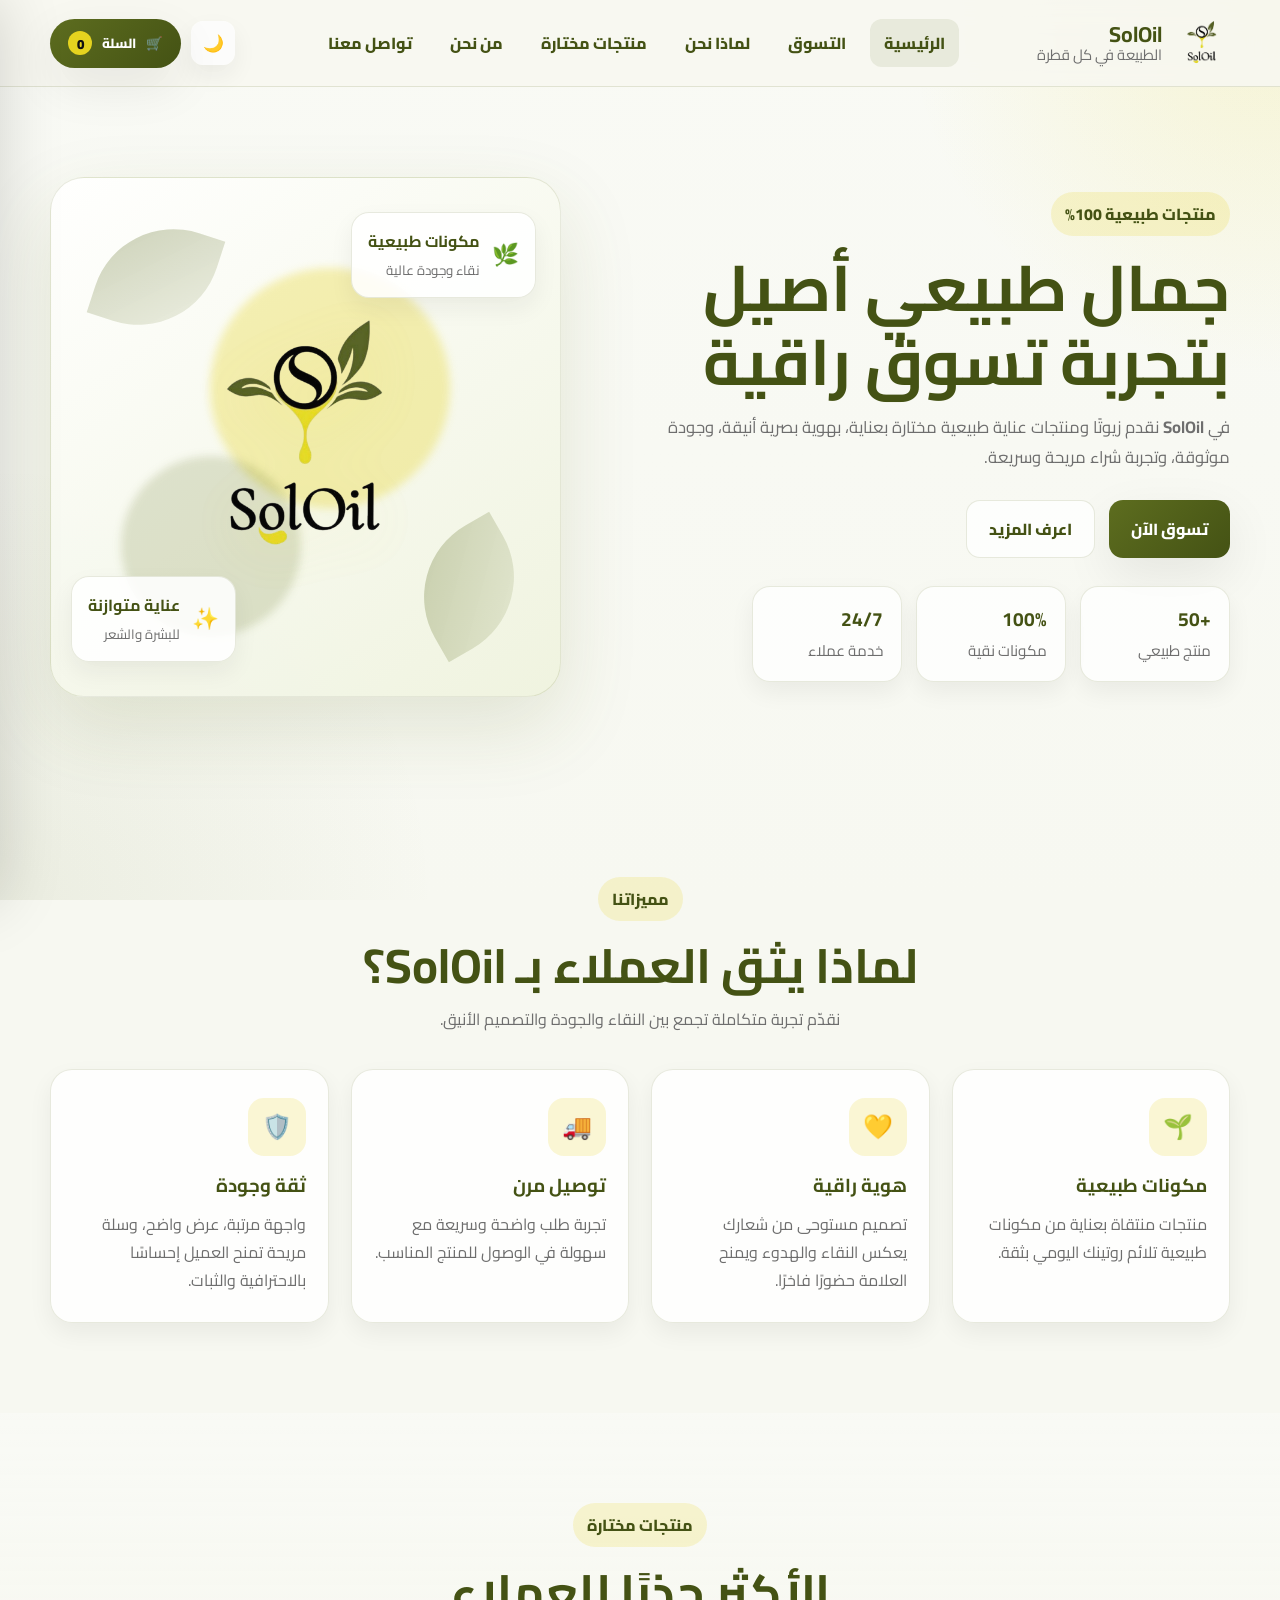
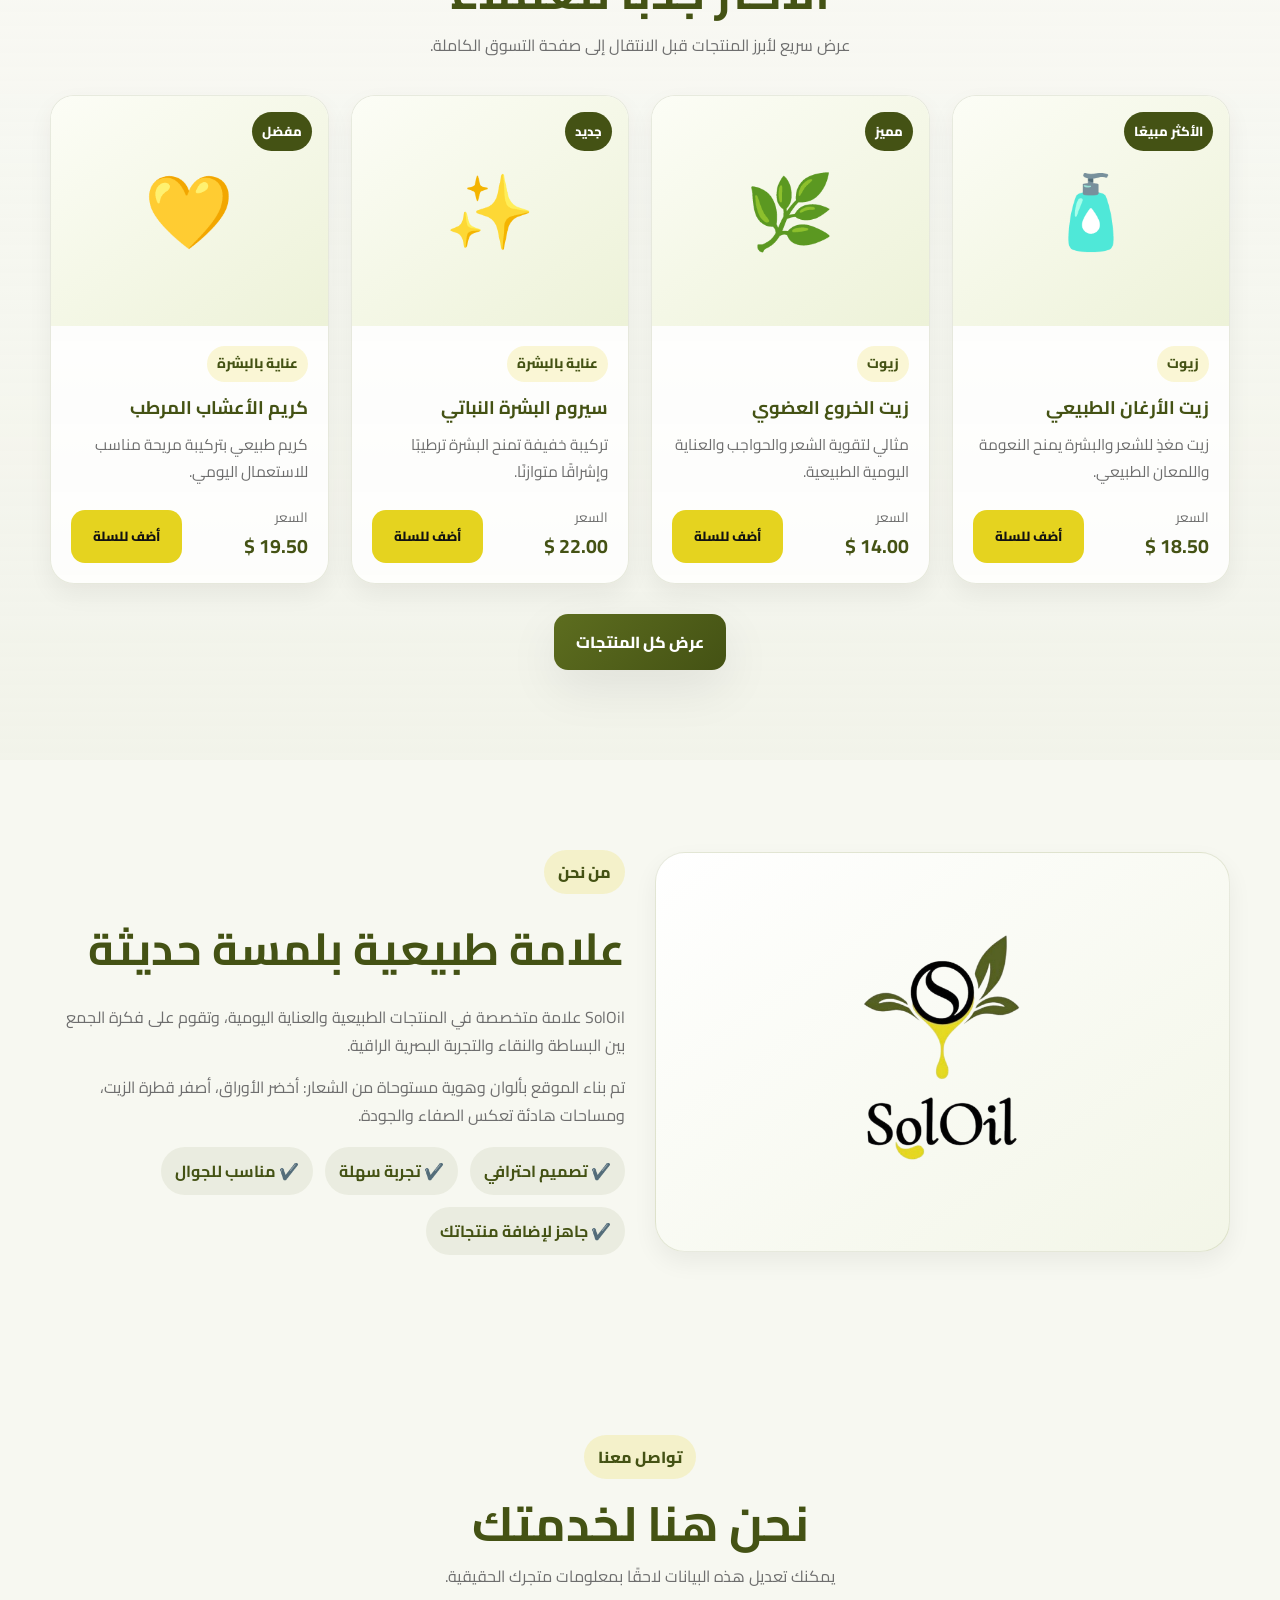
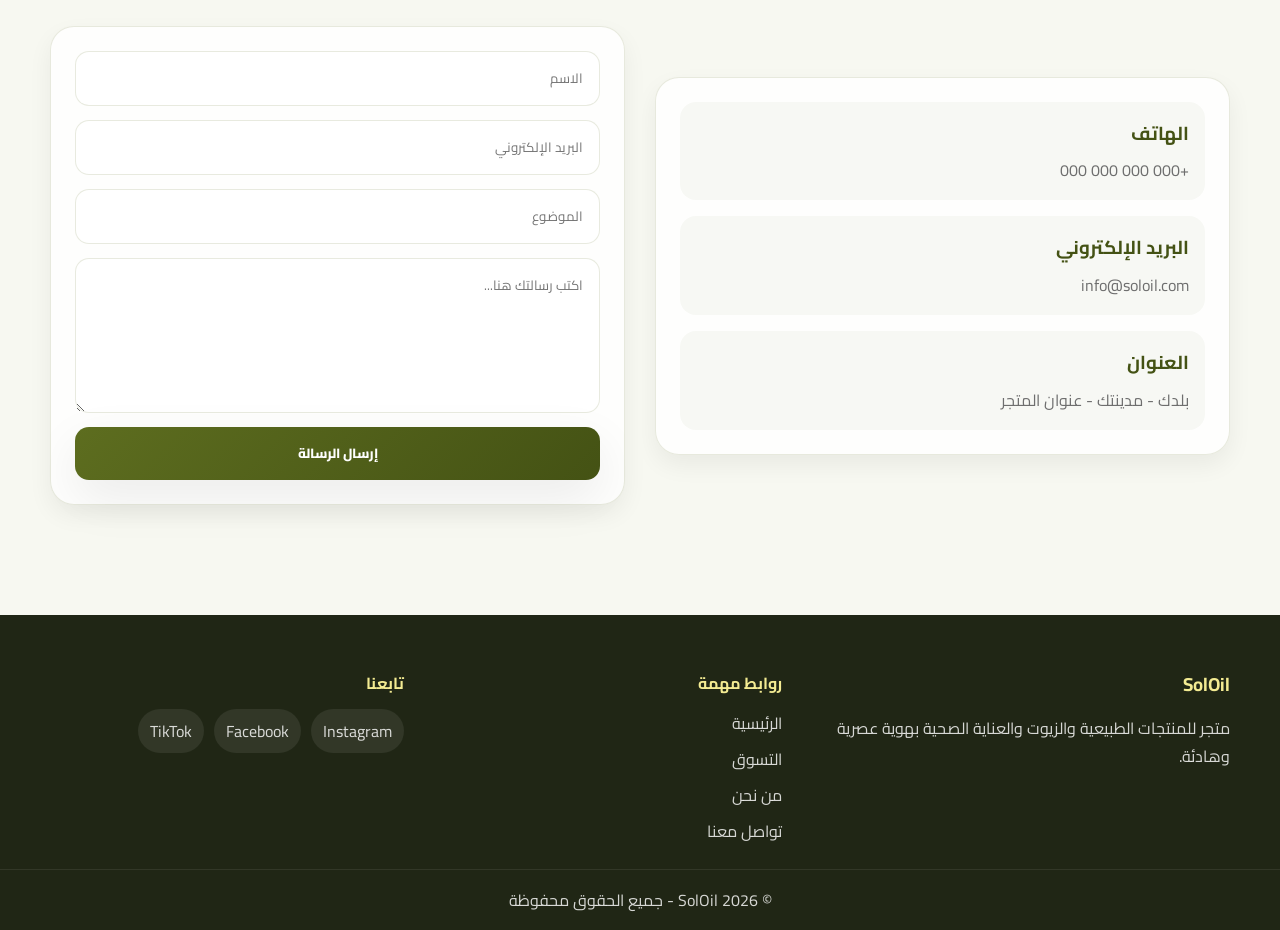
<file: soloil store/index.html>
<!DOCTYPE html>
<html lang="ar" dir="rtl">
<head>
  <meta charset="UTF-8" />
  <meta name="viewport" content="width=device-width, initial-scale=1.0" />
  <title>SolOil | منتجات طبيعية فاخرة</title>
  <meta
    name="description"
    content="متجر SolOil للمنتجات الطبيعية والزيوت العضوية والعناية بالبشرة والشعر بتصميم احترافي وتجربة تسوق مميزة."
  />
  <link rel="preconnect" href="https://fonts.googleapis.com">
  <link rel="preconnect" href="https://fonts.gstatic.com" crossorigin>
  <link
    href="https://fonts.googleapis.com/css2?family=Cairo:wght@400;600;700;800;900&display=swap"
    rel="stylesheet"
  />
  <link rel="stylesheet" href="style.css" />
</head>
<body data-page="home">
  <div class="site-bg"></div>

  <header class="header" id="siteHeader">
    <div class="container nav">
      <a href="index.html" class="brand" aria-label="SolOil">
        <img src="logo.png" alt="SolOil Logo" class="logo" />
        <div class="brand-text">
          <strong>SolOil</strong>
          <span>الطبيعة في كل قطرة</span>
        </div>
      </a>

      <nav class="nav-links" id="navLinks">
        <a href="index.html" data-nav="home">الرئيسية</a>
        <a href="shop.html" data-nav="shop">التسوق</a>
        <a href="#features">لماذا نحن</a>
        <a href="#products-preview">منتجات مختارة</a>
        <a href="#about">من نحن</a>
        <a href="#contact">تواصل معنا</a>
      </nav>

      <div class="nav-actions">
        <button class="icon-btn mobile-toggle" id="mobileToggle" aria-label="فتح القائمة">
          ☰
        </button>
        <button class="icon-btn theme-toggle" id="themeToggle" aria-label="تبديل الوضع">
            🌙
        </button>
        <button class="cart-button" id="cartButton" aria-label="فتح سلة المشتريات">
          <span>🛒</span>
          <span>السلة</span>
          <span class="cart-count" id="cartCount">0</span>
        </button>
      </div>
    </div>

    <div class="mobile-menu" id="mobileMenu">
      <a href="index.html">الرئيسية</a>
      <a href="shop.html">التسوق</a>
      <a href="#features">لماذا نحن</a>
      <a href="#products-preview">منتجات مختارة</a>
      <a href="#about">من نحن</a>
      <a href="#contact">تواصل معنا</a>
    </div>
  </header>

  <main>
    <section class="hero section">
      <div class="container hero-grid">
        <div class="hero-copy">
          <span class="eyebrow">منتجات طبيعية 100%</span>
          <h1>جمال طبيعي أصيل بتجربة تسوق راقية</h1>
          <p>
            في <strong>SolOil</strong> نقدم زيوتًا ومنتجات عناية طبيعية مختارة بعناية،
            بهوية بصرية أنيقة، وجودة موثوقة، وتجربة شراء مريحة وسريعة.
          </p>

          <div class="hero-actions">
            <a href="shop.html" class="btn btn-primary">تسوق الآن</a>
            <a href="#about" class="btn btn-secondary">اعرف المزيد</a>
          </div>

          <div class="hero-metrics">
            <div class="metric-card">
              <strong>+50</strong>
              <span>منتج طبيعي</span>
            </div>
            <div class="metric-card">
              <strong>100%</strong>
              <span>مكونات نقية</span>
            </div>
            <div class="metric-card">
              <strong>24/7</strong>
              <span>خدمة عملاء</span>
            </div>
          </div>
        </div>

        <div class="hero-visual">
          <div class="hero-showcase">
            <div class="glow glow-a"></div>
            <div class="glow glow-b"></div>
            <div class="leaf leaf-a"></div>
            <div class="leaf leaf-b"></div>
            <img src="logo.png" alt="SolOil" class="hero-logo" />
            <div class="floating-card card-a">
              <span>🌿</span>
              <div>
                <strong>مكونات طبيعية</strong>
                <small>نقاء وجودة عالية</small>
              </div>
            </div>
            <div class="floating-card card-b">
              <span>✨</span>
              <div>
                <strong>عناية متوازنة</strong>
                <small>للبشرة والشعر</small>
              </div>
            </div>
          </div>
        </div>
      </div>
    </section>

    <section class="section" id="features">
      <div class="container">
        <div class="section-heading">
          <span class="section-label">مميزاتنا</span>
          <h2>لماذا يثق العملاء بـ SolOil؟</h2>
          <p>نقدّم تجربة متكاملة تجمع بين النقاء والجودة والتصميم الأنيق.</p>
        </div>

        <div class="feature-grid">
          <article class="info-card">
            <div class="icon-wrap">🌱</div>
            <h3>مكونات طبيعية</h3>
            <p>منتجات منتقاة بعناية من مكونات طبيعية تلائم روتينك اليومي بثقة.</p>
          </article>

          <article class="info-card">
            <div class="icon-wrap">💛</div>
            <h3>هوية راقية</h3>
            <p>تصميم مستوحى من شعارك يعكس النقاء والهدوء ويمنح العلامة حضورًا فاخرًا.</p>
          </article>

          <article class="info-card">
            <div class="icon-wrap">🚚</div>
            <h3>توصيل مرن</h3>
            <p>تجربة طلب واضحة وسريعة مع سهولة في الوصول للمنتج المناسب.</p>
          </article>

          <article class="info-card">
            <div class="icon-wrap">🛡️</div>
            <h3>ثقة وجودة</h3>
            <p>واجهة مرتبة، عرض واضح، وسلة مريحة تمنح العميل إحساسًا بالاحترافية والثبات.</p>
          </article>
        </div>
      </div>
    </section>

    <section class="section section-soft" id="products-preview">
      <div class="container">
        <div class="section-heading">
          <span class="section-label">منتجات مختارة</span>
          <h2>الأكثر جذبًا للعملاء</h2>
          <p>عرض سريع لأبرز المنتجات قبل الانتقال إلى صفحة التسوق الكاملة.</p>
        </div>

        <div class="product-grid" id="featuredProducts"></div>

        <div class="center-box">
          <a href="shop.html" class="btn btn-primary">عرض كل المنتجات</a>
        </div>
      </div>
    </section>

    <section class="section" id="about">
      <div class="container about-grid">
        <div class="about-box">
          <div class="about-logo-card">
            <img src="logo.png" alt="SolOil" />
          </div>
        </div>

        <div class="about-copy">
          <span class="section-label">من نحن</span>
          <h2>علامة طبيعية بلمسة حديثة</h2>
          <p>
            SolOil علامة متخصصة في المنتجات الطبيعية والعناية اليومية، وتقوم على فكرة
            الجمع بين البساطة والنقاء والتجربة البصرية الراقية.
          </p>
          <p>
            تم بناء الموقع بألوان وهوية مستوحاة من الشعار: أخضر الأوراق، أصفر قطرة الزيت،
            ومساحات هادئة تعكس الصفاء والجودة.
          </p>
          <div class="about-list">
            <span>✔️ تصميم احترافي</span>
            <span>✔️ تجربة سهلة</span>
            <span>✔️ مناسب للجوال</span>
            <span>✔️ جاهز لإضافة منتجاتك</span>
          </div>
        </div>
      </div>
    </section>

    <section class="section" id="contact">
      <div class="container">
        <div class="section-heading">
          <span class="section-label">تواصل معنا</span>
          <h2>نحن هنا لخدمتك</h2>
          <p>يمكنك تعديل هذه البيانات لاحقًا بمعلومات متجرك الحقيقية.</p>
        </div>

        <div class="contact-grid">
          <div class="contact-panel">
            <div class="contact-item">
              <h3>الهاتف</h3>
              <p>+000 000 000 000</p>
            </div>
            <div class="contact-item">
              <h3>البريد الإلكتروني</h3>
              <p>info@soloil.com</p>
            </div>
            <div class="contact-item">
              <h3>العنوان</h3>
              <p>بلدك - مدينتك - عنوان المتجر</p>
            </div>
          </div>

          <form class="contact-form" id="contactForm">
            <input type="text" id="name" placeholder="الاسم" required />
            <input type="email" id="email" placeholder="البريد الإلكتروني" required />
            <input type="text" id="subject" placeholder="الموضوع" required />
            <textarea id="message" rows="5" placeholder="اكتب رسالتك هنا..." required></textarea>
            <button type="submit" class="btn btn-primary full-width">إرسال الرسالة</button>
          </form>
        </div>
      </div>
    </section>
  </main>

  <aside class="cart-sidebar" id="cartSidebar" aria-hidden="true">
    <div class="cart-top">
      <h3>سلة المشتريات</h3>
      <button class="icon-btn close-cart" id="closeCart" aria-label="إغلاق السلة">✕</button>
    </div>
    <div class="cart-items" id="cartItems">
      <p class="empty-message">السلة فارغة حاليًا</p>
    </div>

    <div class="cart-bottom">
      <div class="summary-row">
        <span>الإجمالي</span>
        <strong id="cartTotal">0.00 $</strong>
      </div>
      <button class="btn btn-primary full-width" id="checkoutBtn">إتمام الطلب</button>
    </div>
  </aside>

  <div class="overlay" id="overlay"></div>

  <footer class="footer">
    <div class="container footer-grid">
      <div>
        <h3>SolOil</h3>
        <p>متجر للمنتجات الطبيعية والزيوت والعناية الصحية بهوية عصرية وهادئة.</p>
      </div>

      <div>
        <h4>روابط مهمة</h4>
        <ul class="footer-links">
          <li><a href="index.html">الرئيسية</a></li>
          <li><a href="shop.html">التسوق</a></li>
          <li><a href="#about">من نحن</a></li>
          <li><a href="#contact">تواصل معنا</a></li>
        </ul>
      </div>

      <div>
        <h4>تابعنا</h4>
        <div class="social-links">
          <a href="#">Instagram</a>
          <a href="#">Facebook</a>
          <a href="#">TikTok</a>
        </div>
      </div>
    </div>

    <div class="footer-bottom">
      <p>© 2026 SolOil - جميع الحقوق محفوظة</p>
    </div>
  </footer>

  <script src="products.js"></script>
  <script src="script.js"></script>
</body>
</html>
</file>
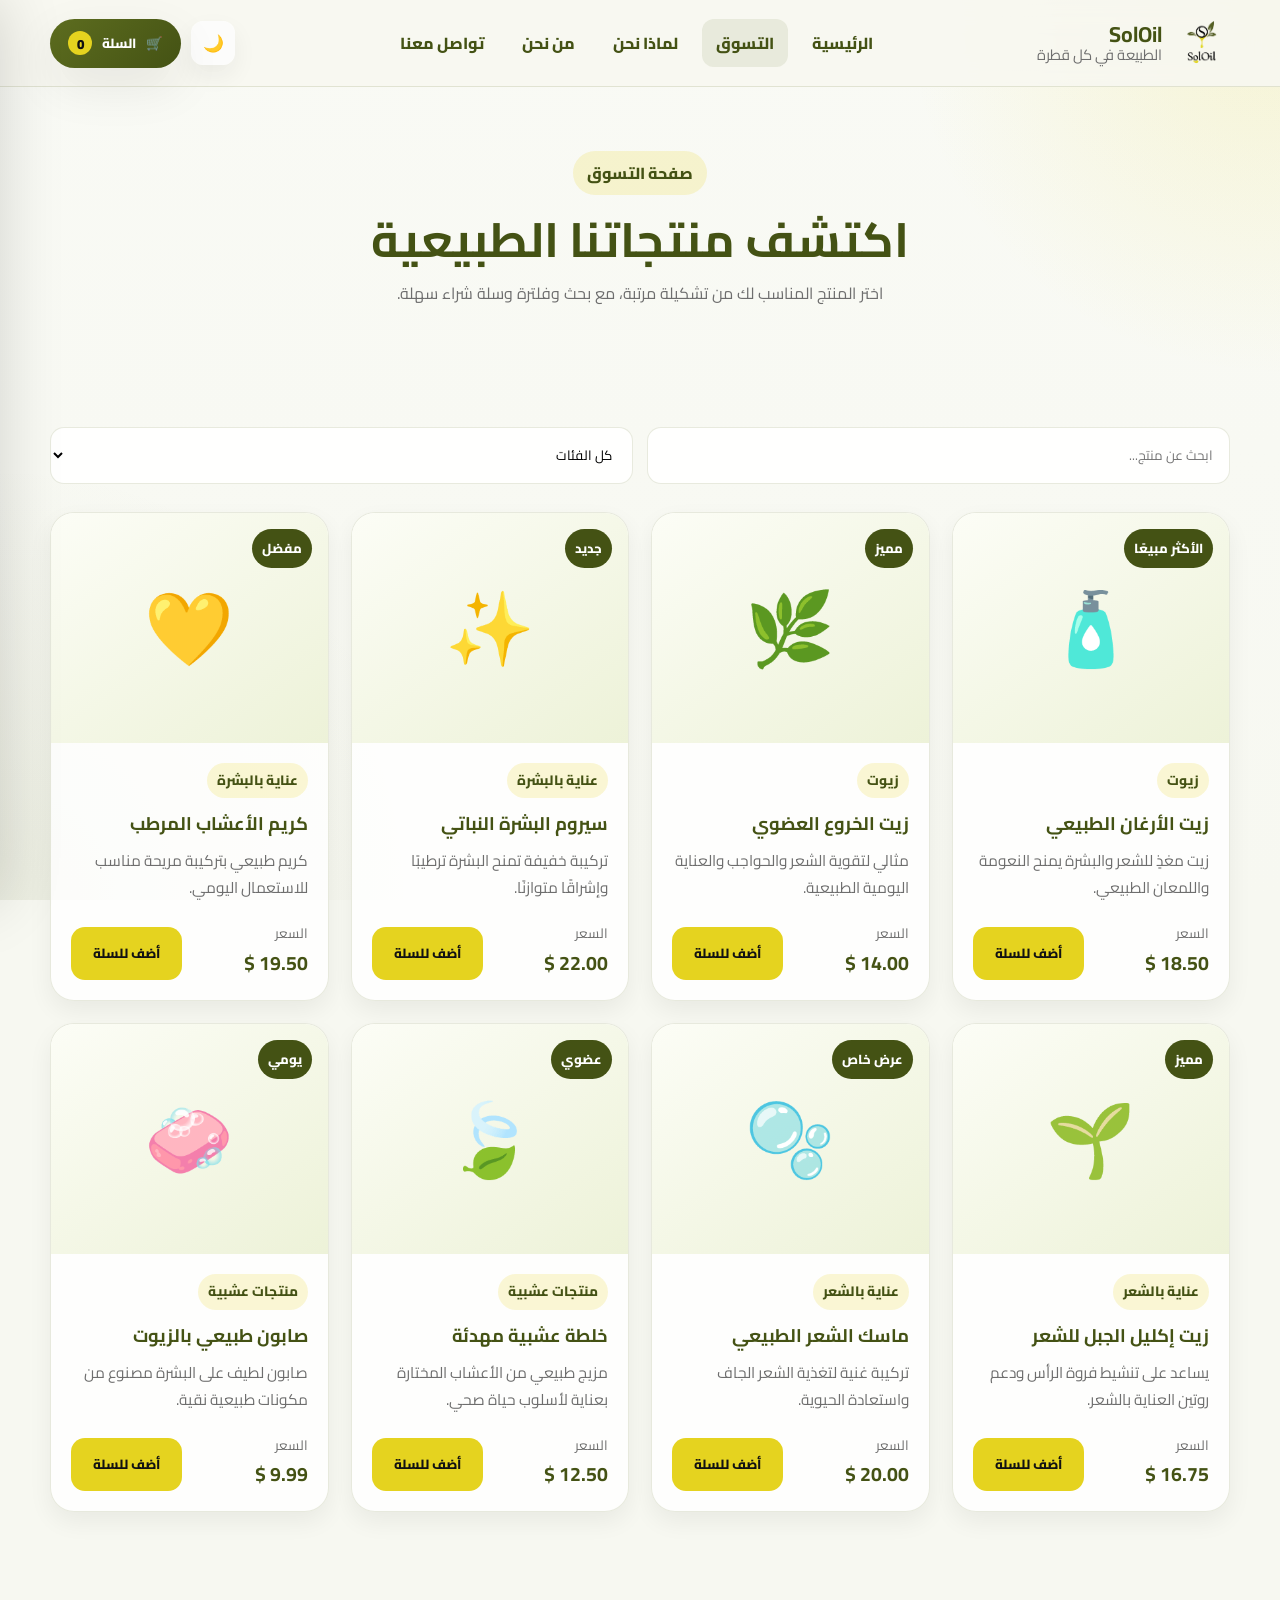
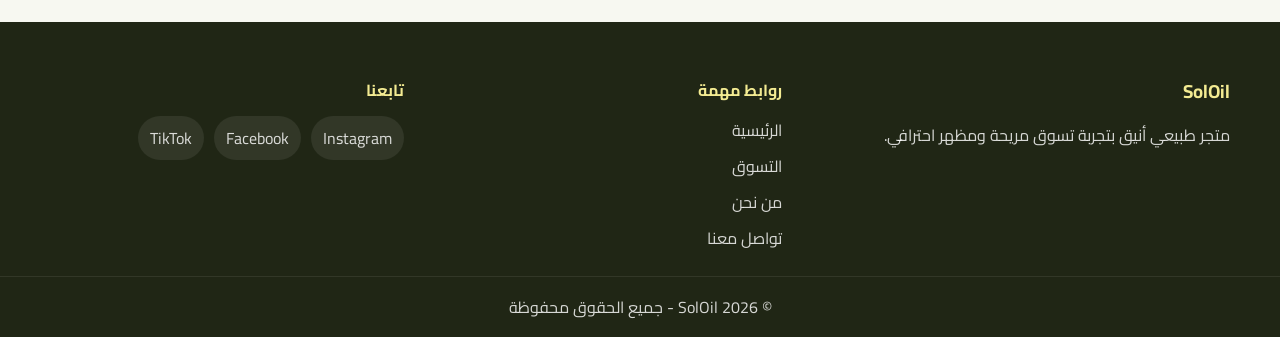
<file: soloil store/shop.html>
<!DOCTYPE html>
<html lang="ar" dir="rtl">
<head>
  <meta charset="UTF-8" />
  <meta name="viewport" content="width=device-width, initial-scale=1.0" />
  <title>SolOil | صفحة التسوق</title>
  <meta
    name="description"
    content="تسوق منتجات SolOil الطبيعية: زيوت، عناية بالبشرة، عناية بالشعر، ومنتجات عشبية."
  />
  <link rel="preconnect" href="https://fonts.googleapis.com">
  <link rel="preconnect" href="https://fonts.gstatic.com" crossorigin>
  <link
    href="https://fonts.googleapis.com/css2?family=Cairo:wght@400;600;700;800;900&display=swap"
    rel="stylesheet"
  />
  <link rel="stylesheet" href="style.css" />
</head>
<body data-page="shop">
  <div class="site-bg"></div>

  <header class="header" id="siteHeader">
    <div class="container nav">
      <a href="index.html" class="brand" aria-label="SolOil">
        <img src="logo.png" alt="SolOil Logo" class="logo" />
        <div class="brand-text">
          <strong>SolOil</strong>
          <span>الطبيعة في كل قطرة</span>
        </div>
      </a>

      <nav class="nav-links" id="navLinks">
        <a href="index.html" data-nav="home">الرئيسية</a>
        <a href="shop.html" data-nav="shop">التسوق</a>
        <a href="index.html#features">لماذا نحن</a>
        <a href="index.html#about">من نحن</a>
        <a href="index.html#contact">تواصل معنا</a>
      </nav>

      <div class="nav-actions">
        <button class="icon-btn mobile-toggle" id="mobileToggle" aria-label="فتح القائمة">
          ☰
        </button>
        <button class="icon-btn theme-toggle" id="themeToggle" aria-label="تبديل الوضع">
             🌙
        </button>
        <button class="cart-button" id="cartButton" aria-label="فتح سلة المشتريات">
          <span>🛒</span>
          <span>السلة</span>
          <span class="cart-count" id="cartCount">0</span>
        </button>
      </div>
    </div>

    <div class="mobile-menu" id="mobileMenu">
      <a href="index.html">الرئيسية</a>
      <a href="shop.html">التسوق</a>
      <a href="index.html#features">لماذا نحن</a>
      <a href="index.html#about">من نحن</a>
      <a href="index.html#contact">تواصل معنا</a>
    </div>
  </header>

  <main>
    <section class="page-hero section-sm">
      <div class="container">
        <span class="section-label">صفحة التسوق</span>
        <h1>اكتشف منتجاتنا الطبيعية</h1>
        <p>اختر المنتج المناسب لك من تشكيلة مرتبة، مع بحث وفلترة وسلة شراء سهلة.</p>
      </div>
    </section>

    <section class="section">
      <div class="container">
        <div class="shop-toolbar">
          <input
            type="text"
            id="searchInput"
            class="form-input"
            placeholder="ابحث عن منتج..."
            aria-label="البحث عن منتج"
          />

          <select id="categoryFilter" class="form-input" aria-label="تصفية حسب الفئة">
            <option value="all">كل الفئات</option>
            <option value="زيوت">زيوت</option>
            <option value="عناية بالبشرة">عناية بالبشرة</option>
            <option value="عناية بالشعر">عناية بالشعر</option>
            <option value="منتجات عشبية">منتجات عشبية</option>
          </select>
        </div>

        <div class="product-grid" id="shopProducts"></div>
      </div>
    </section>
  </main>

  <aside class="cart-sidebar" id="cartSidebar" aria-hidden="true">
    <div class="cart-top">
      <h3>سلة المشتريات</h3>
      <button class="icon-btn close-cart" id="closeCart" aria-label="إغلاق السلة">✕</button>
    </div>

    <div class="cart-items" id="cartItems">
      <p class="empty-message">السلة فارغة حاليًا</p>
    </div>

    <div class="cart-bottom">
      <div class="summary-row">
        <span>الإجمالي</span>
        <strong id="cartTotal">0.00 $</strong>
      </div>
      <button class="btn btn-primary full-width" id="checkoutBtn">إتمام الطلب</button>
    </div>
  </aside>

  <div class="overlay" id="overlay"></div>

  <footer class="footer">
    <div class="container footer-grid">
      <div>
        <h3>SolOil</h3>
        <p>متجر طبيعي أنيق بتجربة تسوق مريحة ومظهر احترافي.</p>
      </div>

      <div>
        <h4>روابط مهمة</h4>
        <ul class="footer-links">
          <li><a href="index.html">الرئيسية</a></li>
          <li><a href="shop.html">التسوق</a></li>
          <li><a href="index.html#about">من نحن</a></li>
          <li><a href="index.html#contact">تواصل معنا</a></li>
        </ul>
      </div>

      <div>
        <h4>تابعنا</h4>
        <div class="social-links">
          <a href="#">Instagram</a>
          <a href="#">Facebook</a>
          <a href="#">TikTok</a>
        </div>
      </div>
    </div>

    <div class="footer-bottom">
      <p>© 2026 SolOil - جميع الحقوق محفوظة</p>
    </div>
  </footer>

  <script src="products.js"></script>
  <script src="script.js"></script>
</body>
</html>
</file>
<file: soloil store/style.css>
:root {
  --primary: #5d6d1f;
  --primary-dark: #445214;
  --primary-soft: rgba(93, 109, 31, 0.12);
  --accent: #e5d31f;
  --accent-dark: #cdbb12;
  --text: #202020;
  --muted: #6e6e6e;
  --white: #ffffff;
  --bg: #f7f8f1;
  --bg-soft: #eef2dd;
  --line: rgba(93, 109, 31, 0.14);
  --shadow: 0 18px 50px rgba(0, 0, 0, 0.08);
  --shadow-soft: 0 10px 24px rgba(0, 0, 0, 0.06);
  --radius: 22px;
  --radius-md: 16px;
  --radius-sm: 12px;
  --transition: 0.28s ease;
}

* {
  box-sizing: border-box;
  margin: 0;
  padding: 0;
}

html {
  scroll-behavior: smooth;
}

body {
  font-family: "Cairo", sans-serif;
  background: var(--bg);
  color: var(--text);
  line-height: 1.75;
  overflow-x: hidden;
}

img {
  max-width: 100%;
  display: block;
}

button,
input,
select,
textarea {
  font-family: inherit;
}

a {
  color: inherit;
  text-decoration: none;
}

.site-bg {
  position: fixed;
  inset: 0;
  z-index: -1;
  background:
    radial-gradient(circle at top right, rgba(229, 211, 31, 0.16), transparent 24%),
    radial-gradient(circle at bottom left, rgba(93, 109, 31, 0.08), transparent 28%),
    linear-gradient(180deg, #f9faf5 0%, #f7f8f1 100%);
}

.container {
  width: min(1180px, calc(100% - 32px));
  margin: 0 auto;
}

.section {
  padding: 90px 0;
}

.section-sm {
  padding: 64px 0 30px;
}

.section-soft {
  background: linear-gradient(180deg, rgba(255,255,255,0.3), rgba(93,109,31,0.03));
}

.section-heading {
  text-align: center;
  max-width: 760px;
  margin: 0 auto 36px;
}

.section-heading h2,
.page-hero h1 {
  font-size: clamp(2rem, 4vw, 3rem);
  line-height: 1.2;
  color: var(--primary-dark);
  margin-bottom: 10px;
}

.section-heading p,
.page-hero p {
  color: var(--muted);
}

.section-label,
.eyebrow {
  display: inline-flex;
  align-items: center;
  gap: 8px;
  width: fit-content;
  padding: 8px 14px;
  border-radius: 999px;
  background: rgba(229, 211, 31, 0.18);
  color: var(--primary-dark);
  font-weight: 800;
  margin-bottom: 16px;
}

.header {
  position: sticky;
  top: 0;
  z-index: 1200;
  border-bottom: 1px solid var(--line);
  background: rgba(247, 248, 241, 0.88);
  backdrop-filter: blur(14px);
}

.nav {
  min-height: 86px;
  display: flex;
  align-items: center;
  justify-content: space-between;
  gap: 16px;
}

.brand {
  display: flex;
  align-items: center;
  gap: 12px;
  flex-shrink: 0;
}

.logo{
  width: 56px;
  height: 56px;
  object-fit: contain;
  display: block;
}

.brand-text {
  display: flex;
  flex-direction: column;
  line-height: 1.1;
}

.brand-text strong {
  font-size: 1.35rem;
  color: var(--primary-dark);
}

.brand-text span {
  font-size: 0.92rem;
  color: var(--muted);
}

.nav-links {
  display: flex;
  align-items: center;
  gap: 10px;
  flex-wrap: wrap;
}

.nav-links a {
  color: var(--primary-dark);
  font-weight: 800;
  padding: 10px 14px;
  border-radius: 12px;
  transition: var(--transition);
}

.nav-links a:hover,
.nav-links a.active {
  background: rgba(93, 109, 31, 0.10);
  color: var(--primary-dark);
}

.nav-actions {
  display: flex;
  align-items: center;
  gap: 10px;
}

.icon-btn {
  border: none;
  background: rgba(255, 255, 255, 0.7);
  color: var(--primary-dark);
  width: 44px;
  height: 44px;
  border-radius: 12px;
  cursor: pointer;
  box-shadow: var(--shadow-soft);
  transition: var(--transition);
}

.icon-btn:hover {
  transform: translateY(-2px);
}

.mobile-toggle {
  display: none;
  font-size: 1.2rem;
}

.cart-button {
  border: none;
  background: linear-gradient(135deg, var(--primary), var(--primary-dark));
  color: var(--white);
  padding: 12px 18px;
  border-radius: 999px;
  display: inline-flex;
  align-items: center;
  gap: 10px;
  cursor: pointer;
  font-weight: 800;
  box-shadow: var(--shadow);
  transition: var(--transition);
}

.cart-button:hover {
  transform: translateY(-2px);
}

.cart-count {
  min-width: 24px;
  height: 24px;
  border-radius: 50%;
  display: grid;
  place-items: center;
  background: var(--accent);
  color: #111;
  font-size: 0.84rem;
  font-weight: 900;
}

.mobile-menu {
  display: none;
  border-top: 1px solid var(--line);
  padding: 12px 16px 16px;
  background: rgba(247, 248, 241, 0.98);
}

.mobile-menu.open {
  display: grid;
}

.mobile-menu a {
  padding: 12px 10px;
  border-radius: 10px;
  font-weight: 800;
  color: var(--primary-dark);
}

.mobile-menu a:hover {
  background: rgba(93, 109, 31, 0.08);
}

.hero-grid {
  display: grid;
  grid-template-columns: 1.1fr 0.9fr;
  gap: 44px;
  align-items: center;
}

.hero-copy h1 {
  font-size: clamp(2.4rem, 5vw, 4.1rem);
  line-height: 1.15;
  color: var(--primary-dark);
  margin-bottom: 14px;
}

.hero-copy p {
  font-size: 1.04rem;
  color: var(--muted);
  max-width: 620px;
}

.hero-actions {
  display: flex;
  flex-wrap: wrap;
  gap: 14px;
  margin: 28px 0;
}

.btn {
  border: none;
  border-radius: 14px;
  padding: 14px 22px;
  cursor: pointer;
  display: inline-flex;
  align-items: center;
  justify-content: center;
  font-weight: 800;
  transition: var(--transition);
}

.btn-primary {
  background: linear-gradient(135deg, var(--primary), var(--primary-dark));
  color: var(--white);
  box-shadow: var(--shadow);
}

.btn-primary:hover {
  transform: translateY(-2px);
}

.btn-secondary {
  background: rgba(255, 255, 255, 0.72);
  color: var(--primary-dark);
  border: 1px solid var(--line);
}

.btn-secondary:hover {
  background: var(--white);
}

.btn-accent {
  background: var(--accent);
  color: #121212;
}

.btn-accent:hover {
  background: var(--accent-dark);
  transform: translateY(-2px);
}

.full-width {
  width: 100%;
}

.hero-metrics {
  display: flex;
  flex-wrap: wrap;
  gap: 14px;
}

.metric-card {
  min-width: 150px;
  padding: 16px 18px;
  border-radius: 18px;
  background: rgba(255, 255, 255, 0.72);
  border: 1px solid var(--line);
  box-shadow: var(--shadow-soft);
}

.metric-card strong {
  display: block;
  font-size: 1.2rem;
  color: var(--primary-dark);
}

.metric-card span {
  color: var(--muted);
  font-size: 0.95rem;
}

.hero-showcase {
  position: relative;
  min-height: 520px;
  border-radius: 34px;
  background: linear-gradient(145deg, rgba(255,255,255,0.9), rgba(238,242,221,0.9));
  border: 1px solid var(--line);
  box-shadow: 0 30px 80px rgba(93, 109, 31, 0.14);
  display: flex;
  align-items: center;
  justify-content: center;
  overflow: hidden;
}

.hero-logo{
  width: 300px;
  height: auto;
  object-fit: contain;
  filter: drop-shadow(0 10px 30px rgba(229, 211, 31, 0.18));
  opacity: 0.98;
}

.glow {
  position: absolute;
  border-radius: 50%;
  filter: blur(4px);
}

.glow-a {
  width: 240px;
  height: 240px;
  background: rgba(229, 211, 31, 0.32);
  top: 90px;
  right: 110px;
}

.glow-b {
  width: 180px;
  height: 180px;
  background: rgba(93, 109, 31, 0.18);
  bottom: 60px;
  left: 70px;
}

.leaf {
  position: absolute;
  width: 110px;
  height: 110px;
  border-radius: 75% 0;
  background: linear-gradient(135deg, rgba(93,109,31,0.32), rgba(93,109,31,0.08));
}

.leaf-a {
  top: 44px;
  left: 50px;
  transform: rotate(18deg);
}

.leaf-b {
  bottom: 54px;
  right: 36px;
  transform: rotate(-30deg);
}

.floating-card {
  position: absolute;
  z-index: 4;
  display: flex;
  align-items: center;
  gap: 12px;
  padding: 14px 16px;
  border-radius: 18px;
  background: rgba(255,255,255,0.88);
  border: 1px solid var(--line);
  box-shadow: var(--shadow-soft);
}

.floating-card span {
  font-size: 1.35rem;
}

.floating-card strong {
  display: block;
  color: var(--primary-dark);
}

.floating-card small {
  color: var(--muted);
}

.card-a {
  top: 34px;
  right: 24px;
}

.card-b {
  bottom: 34px;
  left: 20px;
}

.feature-grid,
.product-grid {
  display: grid;
  grid-template-columns: repeat(4, 1fr);
  gap: 22px;
}

.info-card,
.product-card,
.about-logo-card,
.contact-panel,
.contact-form {
  background: rgba(255, 255, 255, 0.82);
  border: 1px solid var(--line);
  box-shadow: var(--shadow-soft);
}

.info-card {
  border-radius: var(--radius);
  padding: 28px 22px;
  transition: var(--transition);
}

.info-card:hover,
.product-card:hover {
  transform: translateY(-6px);
}

.icon-wrap {
  width: 58px;
  height: 58px;
  border-radius: 16px;
  display: grid;
  place-items: center;
  font-size: 1.5rem;
  margin-bottom: 14px;
  background: rgba(229, 211, 31, 0.18);
}

.info-card h3 {
  color: var(--primary-dark);
  margin-bottom: 8px;
}

.info-card p {
  color: var(--muted);
}

.product-card {
  border-radius: 24px;
  overflow: hidden;
  transition: var(--transition);
}

.product-media {
  position: relative;
  min-height: 230px;
  background: linear-gradient(145deg, #fcfdf6, #edf2d8);
  display: flex;
  align-items: center;
  justify-content: center;
  padding: 22px;
}

.product-icon {
  font-size: 4.5rem;
}

.product-badge {
  position: absolute;
  top: 16px;
  right: 16px;
  background: var(--primary-dark);
  color: var(--white);
  font-size: 0.82rem;
  font-weight: 800;
  padding: 8px 10px;
  border-radius: 999px;
}

.product-content {
  padding: 20px;
}

.product-category {
  display: inline-block;
  margin-bottom: 10px;
  color: var(--primary-dark);
  background: rgba(229, 211, 31, 0.18);
  padding: 6px 10px;
  border-radius: 999px;
  font-size: 0.85rem;
  font-weight: 800;
}

.product-content h3 {
  color: var(--primary-dark);
  font-size: 1.14rem;
  margin-bottom: 8px;
}

.product-content p {
  color: var(--muted);
  min-height: 58px;
  font-size: 0.96rem;
}

.product-bottom {
  margin-top: 16px;
  display: flex;
  align-items: end;
  justify-content: space-between;
  gap: 12px;
}

.price-label {
  display: block;
  font-size: 0.84rem;
  color: var(--muted);
}

.product-price {
  color: var(--primary-dark);
  font-size: 1.22rem;
}

.center-box {
  display: flex;
  justify-content: center;
  margin-top: 30px;
}

.about-grid,
.contact-grid {
  display: grid;
  grid-template-columns: 1fr 1fr;
  gap: 30px;
  align-items: center;
}

.about-logo-card {
  border-radius: 30px;
  min-height: 400px;
  display: grid;
  place-items: center;
  padding: 40px;
  background: linear-gradient(145deg, rgba(255,255,255,0.95), rgba(242,245,230,0.95));
}

.about-logo-card img {
  max-width: 300px;
}

.about-copy h2 {
  font-size: clamp(2rem, 4vw, 2.8rem);
  color: var(--primary-dark);
  margin-bottom: 14px;
}

.about-copy p {
  color: var(--muted);
  margin-bottom: 14px;
}

.about-list {
  display: flex;
  gap: 12px;
  flex-wrap: wrap;
  margin-top: 18px;
}

.about-list span {
  padding: 10px 14px;
  border-radius: 999px;
  background: rgba(93, 109, 31, 0.08);
  color: var(--primary-dark);
  font-weight: 700;
}

.page-hero {
  text-align: center;
}

.shop-toolbar {
  display: flex;
  flex-wrap: wrap;
  gap: 14px;
  margin-bottom: 28px;
}

.form-input {
  flex: 1 1 260px;
  border: 1px solid var(--line);
  background: rgba(255,255,255,0.9);
  padding: 14px 16px;
  border-radius: 14px;
  outline: none;
  transition: var(--transition);
}

.form-input:focus,
.contact-form input:focus,
.contact-form textarea:focus {
  border-color: var(--primary);
  box-shadow: 0 0 0 4px rgba(93, 109, 31, 0.10);
}

.contact-panel {
  border-radius: 24px;
  padding: 24px;
  display: grid;
  gap: 16px;
}

.contact-item {
  padding: 16px;
  border-radius: 16px;
  background: rgba(93, 109, 31, 0.04);
}

.contact-item h3 {
  color: var(--primary-dark);
  margin-bottom: 6px;
}

.contact-item p {
  color: var(--muted);
}

.contact-form {
  border-radius: 24px;
  padding: 24px;
  display: grid;
  gap: 14px;
}

.contact-form input,
.contact-form textarea {
  width: 100%;
  border: 1px solid var(--line);
  background: rgba(255,255,255,0.92);
  padding: 14px 16px;
  border-radius: 14px;
  outline: none;
  resize: vertical;
}

.cart-sidebar {
  position: fixed;
  top: 0;
  left: -420px;
  width: min(400px, 92vw);
  height: 100vh;
  background: rgba(255,255,255,0.98);
  z-index: 1300;
  display: flex;
  flex-direction: column;
  box-shadow: 20px 0 60px rgba(0,0,0,0.16);
  transition: left 0.34s ease;
}

.cart-sidebar.open {
  left: 0;
}

.cart-top,
.cart-bottom {
  padding: 18px 20px;
  border-bottom: 1px solid #eeeeee;
}

.cart-top {
  display: flex;
  align-items: center;
  justify-content: space-between;
}

.cart-top h3 {
  color: var(--primary-dark);
}

.cart-items {
  flex: 1;
  overflow-y: auto;
  padding: 18px 18px 28px;
}

.empty-message,
.empty-state {
  text-align: center;
  padding: 32px 18px;
  border-radius: 18px;
  background: rgba(93, 109, 31, 0.04);
  color: var(--muted);
}

.empty-state h3 {
  color: var(--primary-dark);
  margin-bottom: 8px;
}

.cart-item {
  display: grid;
  grid-template-columns: 56px 1fr auto;
  gap: 12px;
  align-items: start;
  padding: 14px 0;
  border-bottom: 1px solid #efefef;
}

.cart-icon {
  width: 56px;
  height: 56px;
  border-radius: 16px;
  background: rgba(229, 211, 31, 0.16);
  display: grid;
  place-items: center;
  font-size: 1.5rem;
}

.cart-info h4 {
  color: var(--primary-dark);
  margin-bottom: 4px;
  font-size: 1rem;
}

.cart-info p {
  color: var(--muted);
  font-size: 0.9rem;
  margin-bottom: 10px;
}

.qty-controls {
  display: inline-flex;
  align-items: center;
  gap: 8px;
  background: rgba(93, 109, 31, 0.06);
  padding: 6px 10px;
  border-radius: 999px;
}

.qty-btn,
.remove-btn {
  border: none;
  cursor: pointer;
  font-weight: 800;
  transition: var(--transition);
}

.qty-btn {
  width: 28px;
  height: 28px;
  border-radius: 50%;
  background: var(--white);
  color: var(--primary-dark);
}

.remove-btn {
  padding: 8px 10px;
  border-radius: 10px;
  background: #f5f5f5;
  color: #ba2d2d;
  margin-top: 8px;
}

.cart-side {
  text-align: left;
}

.summary-row {
  display: flex;
  align-items: center;
  justify-content: space-between;
  color: var(--primary-dark);
  font-size: 1.08rem;
  margin-bottom: 14px;
}

.overlay {
  position: fixed;
  inset: 0;
  background: rgba(15, 15, 15, 0.38);
  opacity: 0;
  visibility: hidden;
  z-index: 1250;
  transition: var(--transition);
}

.overlay.show {
  opacity: 1;
  visibility: visible;
}

.footer {
  margin-top: 20px;
  background: #202615;
  color: #edf2df;
}

.footer-grid {
  display: grid;
  grid-template-columns: 1.2fr 1fr 1fr;
  gap: 24px;
  padding: 54px 0 24px;
}

.footer h3,
.footer h4 {
  margin-bottom: 12px;
  color: #f3eb92;
}

.footer p,
.footer a {
  color: rgba(255,255,255,0.82);
}

.footer-links {
  list-style: none;
  display: grid;
  gap: 8px;
}

.social-links {
  display: flex;
  flex-wrap: wrap;
  gap: 10px;
}

.social-links a {
  padding: 8px 12px;
  border-radius: 999px;
  background: rgba(255,255,255,0.08);
}

.footer-bottom {
  text-align: center;
  padding: 16px;
  border-top: 1px solid rgba(255,255,255,0.08);
  color: rgba(255,255,255,0.68);
}

.toast {
  position: fixed;
  right: 24px;
  bottom: 24px;
  z-index: 2000;
  background: linear-gradient(135deg, var(--primary), var(--primary-dark));
  color: var(--white);
  padding: 14px 18px;
  border-radius: 14px;
  box-shadow: var(--shadow);
  transform: translateY(16px);
  opacity: 0;
  transition: var(--transition);
  font-weight: 800;
}

.toast.show {
  transform: translateY(0);
  opacity: 1;
}

@media (max-width: 1100px) {
  .hero-grid,
  .about-grid,
  .contact-grid {
    grid-template-columns: 1fr;
  }

  .feature-grid,
  .product-grid,
  .footer-grid {
    grid-template-columns: repeat(2, 1fr);
  }

  .hero-showcase {
    min-height: 420px;
  }

  .nav-links {
    display: none;
  }

  .mobile-toggle {
    display: inline-grid;
    place-items: center;
  }
}

@media (max-width: 720px) {
  .section {
    padding: 72px 0;
  }

  .feature-grid,
  .product-grid,
  .footer-grid {
    grid-template-columns: 1fr;
  }

  .hero-copy h1 {
    font-size: 2.35rem;
  }

  .hero-showcase {
    min-height: 360px;
  }

  .floating-card {
    position: static;
    margin-top: 12px;
  }

  .hero-showcase {
    display: grid;
    place-items: center;
    padding: 24px;
  }

  .hero-metrics {
    display: grid;
    grid-template-columns: 1fr;
  }

  .metric-card {
    width: 100%;
  }

  .cart-button span:nth-child(2) {
    display: none;
  }

  .cart-item {
    grid-template-columns: 48px 1fr;
  }

  .cart-side {
    grid-column: 2;
    text-align: right;
  }

  .toast {
    right: 16px;
    left: 16px;
    bottom: 16px;
  }
}
.theme-toggle {
  font-size: 1.05rem;
}

body.dark-mode {
  --primary: #a8c45a;
  --primary-dark: #d8eba0;
  --primary-soft: rgba(168, 196, 90, 0.14);
  --accent: #f0dd42;
  --accent-dark: #d8c520;
  --text: #f2f5ea;
  --muted: #b7c0a6;
  --white: #161b12;
  --bg: #0f130d;
  --bg-soft: #151b12;
  --line: rgba(220, 235, 170, 0.10);
  --shadow: 0 18px 50px rgba(0, 0, 0, 0.35);
  --shadow-soft: 0 10px 24px rgba(0, 0, 0, 0.28);
}

body.dark-mode {
  background: var(--bg);
  color: var(--text);
}

body.dark-mode .site-bg {
  background:
    radial-gradient(circle at top right, rgba(240, 221, 66, 0.10), transparent 24%),
    radial-gradient(circle at bottom left, rgba(168, 196, 90, 0.08), transparent 28%),
    linear-gradient(180deg, #0e120c 0%, #11170e 100%);
}

body.dark-mode .header {
  background: rgba(15, 19, 13, 0.88);
  border-bottom: 1px solid var(--line);
}

body.dark-mode .mobile-menu {
  background: rgba(15, 19, 13, 0.98);
}

body.dark-mode .nav-links a,
body.dark-mode .mobile-menu a,
body.dark-mode .brand-text strong,
body.dark-mode .section-heading h2,
body.dark-mode .page-hero h1,
body.dark-mode .about-copy h2,
body.dark-mode .cart-top h3,
body.dark-mode .contact-item h3,
body.dark-mode .info-card h3,
body.dark-mode .product-content h3,
body.dark-mode .product-price,
body.dark-mode .summary-row,
body.dark-mode .cart-info h4 {
  color: var(--text);
}

body.dark-mode .brand-text span,
body.dark-mode .section-heading p,
body.dark-mode .page-hero p,
body.dark-mode .hero-copy p,
body.dark-mode .about-copy p,
body.dark-mode .info-card p,
body.dark-mode .product-content p,
body.dark-mode .contact-item p,
body.dark-mode .cart-info p,
body.dark-mode .empty-message,
body.dark-mode .empty-state,
body.dark-mode .footer p,
body.dark-mode .footer a,
body.dark-mode .footer-bottom {
  color: var(--muted);
}

body.dark-mode .nav-links a:hover,
body.dark-mode .nav-links a.active,
body.dark-mode .mobile-menu a:hover,
body.dark-mode .about-list span,
body.dark-mode .contact-item,
body.dark-mode .empty-message,
body.dark-mode .empty-state,
body.dark-mode .qty-controls {
  background: rgba(255, 255, 255, 0.06);
}

body.dark-mode .icon-btn,
body.dark-mode .metric-card,
body.dark-mode .info-card,
body.dark-mode .product-card,
body.dark-mode .about-logo-card,
body.dark-mode .contact-panel,
body.dark-mode .contact-form,
body.dark-mode .hero-showcase,
body.dark-mode .cart-sidebar {
  background: rgba(22, 27, 18, 0.92);
  border-color: var(--line);
  color: var(--text);
}

body.dark-mode .product-media {
  background: linear-gradient(145deg, #171d13, #20281a);
}

body.dark-mode .about-logo-card {
  background: linear-gradient(145deg, rgba(22,27,18,0.96), rgba(31,38,25,0.96));
}

body.dark-mode .hero-showcase {
  background: linear-gradient(145deg, rgba(22,27,18,0.98), rgba(30,36,24,0.96));
}

body.dark-mode .floating-card {
  background: rgba(22, 27, 18, 0.95);
  border: 1px solid var(--line);
}

body.dark-mode .product-category,
body.dark-mode .section-label,
body.dark-mode .eyebrow {
  background: rgba(240, 221, 66, 0.12);
  color: var(--accent);
}

body.dark-mode .product-badge {
  background: var(--accent);
  color: #111;
}

body.dark-mode .btn-secondary {
  background: rgba(255, 255, 255, 0.04);
  color: var(--text);
  border: 1px solid var(--line);
}

body.dark-mode .btn-secondary:hover {
  background: rgba(255, 255, 255, 0.08);
}

body.dark-mode .form-input,
body.dark-mode .contact-form input,
body.dark-mode .contact-form textarea {
  background: rgba(255, 255, 255, 0.04);
  color: var(--text);
  border-color: var(--line);
}

body.dark-mode .form-input::placeholder,
body.dark-mode .contact-form input::placeholder,
body.dark-mode .contact-form textarea::placeholder {
  color: #93a084;
}

body.dark-mode .cart-top,
body.dark-mode .cart-bottom,
body.dark-mode .cart-item {
  border-color: rgba(255, 255, 255, 0.08);
}

body.dark-mode .cart-icon {
  background: rgba(240, 221, 66, 0.10);
}

body.dark-mode .qty-btn {
  background: rgba(255, 255, 255, 0.08);
  color: var(--text);
}

body.dark-mode .remove-btn {
  background: rgba(255, 255, 255, 0.06);
  color: #ff8a8a;
}

body.dark-mode .footer {
  background: #0b0f09;
  color: var(--text);
}

body.dark-mode .social-links a {
  background: rgba(255, 255, 255, 0.06);
}

body.dark-mode .overlay {
  background: rgba(0, 0, 0, 0.55);
}
</file>
